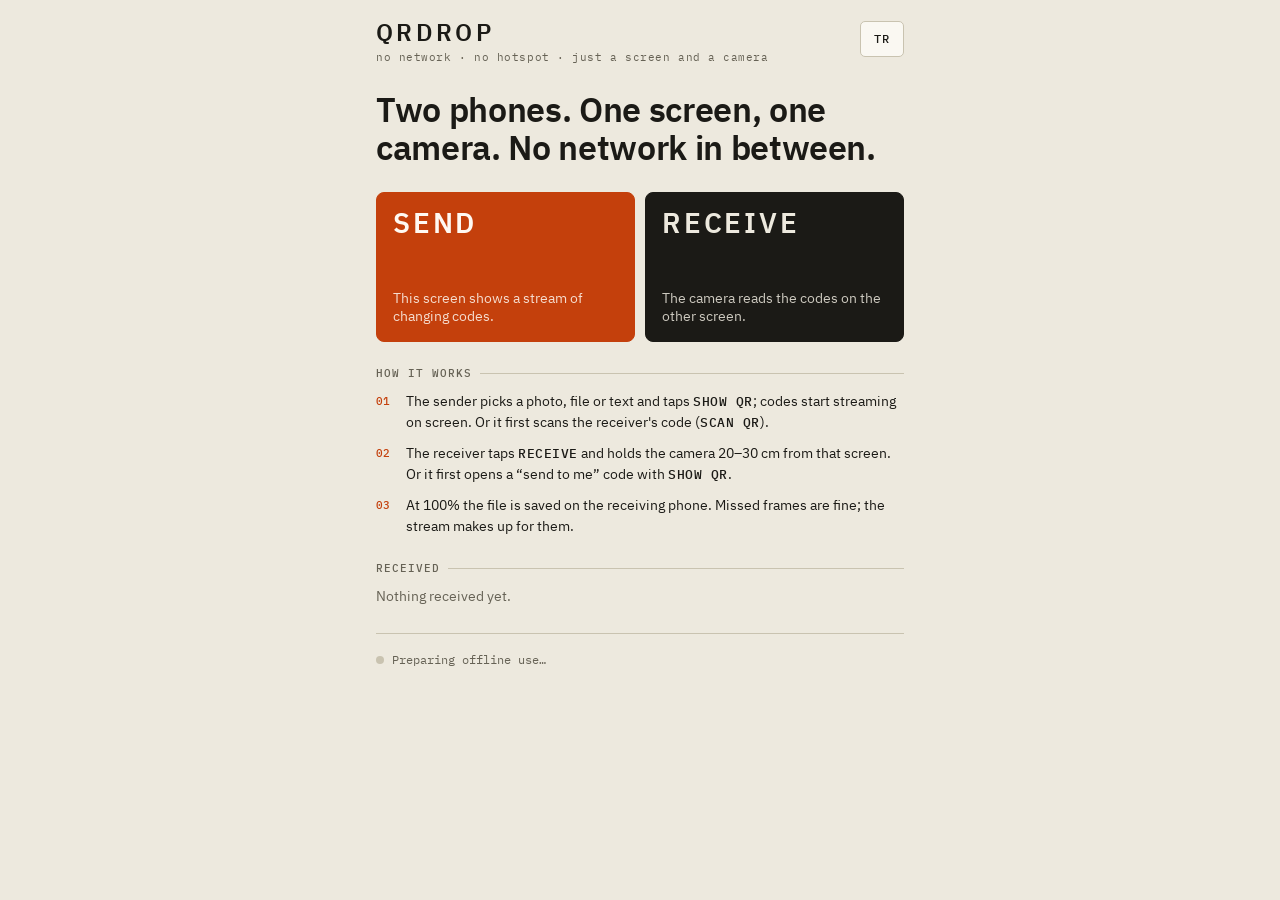
<file: index.html>
<!doctype html>
<html lang="tr">
<head>
<meta charset="utf-8">
<meta name="viewport" content="width=device-width, initial-scale=1, viewport-fit=cover">
<meta http-equiv="Content-Security-Policy" content="default-src 'self'; script-src 'self'; style-src 'self'; img-src 'self' blob: data:; media-src 'self' blob:; connect-src 'self' blob:; object-src 'none'; base-uri 'none'">
<title>QRDrop</title>
<meta name="description" content="File, photo and text transfer with no network, hotspot or Bluetooth — just a screen and a camera. / Ağ, hotspot ya da Bluetooth olmadan; yalnızca ekran ve kamerayla aktarım.">
<meta name="theme-color" content="#EDE9DE" media="(prefers-color-scheme: light)">
<meta name="theme-color" content="#131410" media="(prefers-color-scheme: dark)">
<meta name="mobile-web-app-capable" content="yes">
<meta name="apple-mobile-web-app-capable" content="yes">
<meta name="apple-mobile-web-app-title" content="QRDrop">
<link rel="manifest" href="manifest.webmanifest">
<link rel="icon" href="icons/icon.svg" type="image/svg+xml">
<link rel="apple-touch-icon" href="icons/apple-touch-icon.png">
<link rel="stylesheet" href="style.css">
</head>
<body>

<svg class="sprite" aria-hidden="true" focusable="false">
  <symbol id="i-back" viewBox="0 0 24 24"><path d="M15 5l-7 7 7 7"/></symbol>
  <symbol id="i-close" viewBox="0 0 24 24"><path d="M6 6l12 12M18 6L6 18"/></symbol>
  <symbol id="i-photo" viewBox="0 0 24 24"><rect x="3" y="5" width="18" height="14" rx="2"/><circle cx="9" cy="10" r="1.8"/><path d="M21 16l-5-5-8 8"/></symbol>
  <symbol id="i-file" viewBox="0 0 24 24"><path d="M14 3H7a2 2 0 0 0-2 2v14a2 2 0 0 0 2 2h10a2 2 0 0 0 2-2V8z"/><path d="M14 3v5h5"/></symbol>
  <symbol id="i-trash" viewBox="0 0 24 24"><path d="M4 7h16M10 11v6M14 11v6M6 7l1 13h10l1-13M9 7V4h6v3"/></symbol>
</svg>

<!-- ANA SAYFA / HOME -->
<main class="view page" id="v-home">
  <header class="top">
    <div class="mark"><span class="mark-name">QRDROP</span><span class="mark-sub" data-i18n="tagline"></span></div>
    <button class="lang" data-lang type="button" aria-label="Dil / Language"></button>
  </header>

  <h1 class="hero" data-i18n="hero"></h1>

  <div class="modes">
    <button class="mode" id="go-send" type="button">
      <span class="mode-t" data-i18n="send"></span>
      <span class="mode-d" data-i18n="sendDesc"></span>
    </button>
    <button class="mode mode-alt" id="go-recv" type="button">
      <span class="mode-t" data-i18n="recv"></span>
      <span class="mode-d" data-i18n="recvDesc"></span>
    </button>
  </div>

  <section class="block">
    <h2 class="label" data-i18n="how"></h2>
    <ol class="steps">
      <li data-i18n-html="step1"></li>
      <li data-i18n-html="step2"></li>
      <li data-i18n-html="step3"></li>
    </ol>
  </section>

  <section class="block">
    <h2 class="label" data-i18n="received"></h2>
    <ul class="items" id="items"></ul>
  </section>

  <footer class="foot-note">
    <p class="state" id="offline-state"><i class="led"></i><span data-i18n="offlinePrep"></span></p>
    <button class="btn btn-sm" id="install" type="button" data-i18n="install" hidden></button>
    <p class="note" id="ios-hint" data-i18n="iosHint" hidden></p>
  </footer>
</main>

<!-- GÖNDERME HAZIRLIĞI / SEND SETUP -->
<main class="view page" id="v-setup" hidden>
  <header class="top">
    <button class="icon-btn" data-home type="button" data-i18n-aria="back"><svg class="ic"><use href="#i-back"/></svg></button>
    <span class="top-title" data-i18n="send"></span>
    <button class="lang" data-lang type="button" aria-label="Dil / Language"></button>
  </header>

  <section class="block">
    <h2 class="label" data-i18n="what"></h2>
    <div class="pickers">
      <button class="pick" id="pick-photo-btn" type="button"><svg class="ic"><use href="#i-photo"/></svg><span data-i18n="photo"></span></button>
      <button class="pick" id="pick-file-btn" type="button"><svg class="ic"><use href="#i-file"/></svg><span data-i18n="file"></span></button>
    </div>
    <input type="file" id="pick-photo" accept="image/*" hidden>
    <input type="file" id="pick-file" hidden>
    <textarea id="send-text" rows="3" maxlength="20000" data-i18n-ph="textPh"></textarea>
  </section>

  <section class="chosen" id="chosen" hidden>
    <img class="chosen-img" id="chosen-img" alt="" hidden>
    <div class="chosen-row">
      <span class="ext" id="chosen-ext"></span>
      <div class="chosen-info"><div class="chosen-name" id="chosen-name"></div><div class="chosen-size" id="chosen-size"></div></div>
      <button class="icon-btn" id="chosen-clear" type="button" data-i18n-aria="clear"><svg class="ic"><use href="#i-close"/></svg></button>
    </div>
  </section>

  <section class="block" id="opt-shrink" hidden>
    <h2 class="label" data-i18n="photoSize"></h2>
    <div class="seg" data-pref="shrink">
      <button type="button" data-v="1"><span data-i18n="shrink"></span><small data-i18n="shrinkSub"></small></button>
      <button type="button" data-v="0"><span data-i18n="original"></span><small data-i18n="originalSub"></small></button>
    </div>
  </section>

  <section class="block">
    <h2 class="label" data-i18n="density"></h2>
    <div class="seg" data-pref="density">
      <button type="button" data-v="kolay"><span data-i18n="easy"></span><small data-i18n="easySub"></small></button>
      <button type="button" data-v="normal"><span data-i18n="normal"></span><small data-i18n="normalSub"></small></button>
      <button type="button" data-v="hizli"><span data-i18n="fast"></span><small data-i18n="fastSub"></small></button>
    </div>
  </section>

  <section class="block">
    <h2 class="label" data-i18n="speed"></h2>
    <div class="seg" data-pref="fps">
      <button type="button" data-v="5">5<small data-i18n="fps"></small></button>
      <button type="button" data-v="8">8<small data-i18n="fps"></small></button>
      <button type="button" data-v="12">12<small data-i18n="fps"></small></button>
    </div>
  </section>

  <div class="go">
    <p class="estimate" id="estimate"></p>
    <button class="btn btn-accent btn-wide btn-lg" id="start" type="button" data-i18n="start" disabled></button>
    <button class="btn btn-wide btn-lg" id="start-scan" type="button" data-i18n="startScan" disabled></button>
    <p class="note" data-i18n="startNote"></p>
  </div>
</main>

<!-- GÖNDERİLİYOR / SENDING -->
<section class="view stage stage-send" id="v-send" hidden>
  <header class="send-top">
    <span class="send-name" id="send-name"></span>
    <span class="send-count" id="send-count"></span>
  </header>
  <div class="qr-wrap"><canvas id="qr" width="21" height="21" aria-label="QR"></canvas></div>
  <div class="send-ctrl">
    <p class="send-hint" data-i18n-html="sendHint"></p>
    <div class="seg seg-sm" data-pref="density" data-live>
      <button type="button" data-v="kolay" data-i18n="easy"></button>
      <button type="button" data-v="normal" data-i18n="normal"></button>
      <button type="button" data-v="hizli" data-i18n="fast"></button>
    </div>
    <div class="seg seg-sm" data-pref="fps" data-live>
      <button type="button" data-v="5">5<span data-i18n="fpsShort"></span></button>
      <button type="button" data-v="8">8<span data-i18n="fpsShort"></span></button>
      <button type="button" data-v="12">12<span data-i18n="fpsShort"></span></button>
    </div>
    <div class="row">
      <button class="btn" id="pause" type="button" data-i18n="pause"></button>
      <button class="btn btn-ink" id="stop" type="button" data-i18n="stop"></button>
    </div>
    <button class="swap" id="swap-to-recv" type="button" data-i18n="swapToRecv"></button>
  </div>
</section>

<!-- ALINIYOR / RECEIVING -->
<section class="view stage stage-recv" id="v-recv" hidden>
  <video id="cam" playsinline muted></video>
  <i class="aim" aria-hidden="true"></i>
  <button class="icon-btn recv-x" data-home type="button" data-i18n-aria="cancel"><svg class="ic"><use href="#i-close"/></svg></button>
  <div class="recv-panel">
    <div class="recv-line"><span id="recv-pct">%0</span><span id="recv-detail"></span></div>
    <div class="bar"><i id="recv-bar"></i></div>
    <p class="recv-hint" id="recv-hint"></p>
    <div class="recv-btns">
      <button class="swap swap-dark swap-strong" id="show-req" type="button" data-i18n="showReq"></button>
      <button class="swap swap-dark" id="swap-to-send" type="button" data-i18n="swapToSend"></button>
    </div>
  </div>
  <div class="req" id="req" hidden>
    <span class="req-tag" data-i18n="reqTag"></span>
    <h2 class="req-title" data-i18n="reqTitle"></h2>
    <div class="req-qr"><canvas id="req-qr" width="21" height="21" aria-label="QR"></canvas></div>
    <p class="req-text" data-i18n="reqText"></p>
    <button class="btn btn-ink btn-wide btn-lg" id="req-done" type="button" data-i18n="reqDone"></button>
  </div>
</section>

<!-- TAMAMLANDI / DONE -->
<main class="view page" id="v-done" hidden>
  <header class="top">
    <button class="icon-btn" data-home type="button" data-i18n-aria="back"><svg class="ic"><use href="#i-back"/></svg></button>
    <span class="top-title" id="done-title"></span>
  </header>
  <div class="done-view" id="done-view"></div>
  <div class="chosen-row done-row">
    <span class="ext" id="done-ext"></span>
    <div class="chosen-info"><div class="chosen-name" id="done-name"></div><div class="chosen-size" id="done-size"></div></div>
  </div>
  <div class="done-actions" id="done-actions"></div>
  <button class="btn btn-accent btn-wide btn-lg" id="again" type="button" data-i18n="again"></button>
</main>

<div class="toasts" id="toasts" aria-live="polite"></div>

<script src="i18n.js"></script>
<script src="vendor/qrcode.js"></script>
<script src="vendor/jsQR.js"></script>
<script src="core.js"></script>
<script src="app.js"></script>
</body>
</html>
</file>
<file: style.css>
/* QR Aktar — Telsiz ile aynı aile: kâğıt zemin, mürekkep, tek sinyal rengi. */

@font-face { font-family: "Plex Sans"; font-weight: 400; font-display: swap; src: url(fonts/ibm-plex-sans-latin-400-normal.woff2) format("woff2"); unicode-range: U+0000-00FF, U+0131, U+0152-0153, U+02BB-02BC, U+02C6, U+02DA, U+02DC, U+2000-206F, U+2074, U+20AC, U+2122, U+2191, U+2193, U+2212, U+2215, U+FEFF, U+FFFD; }
@font-face { font-family: "Plex Sans"; font-weight: 400; font-display: swap; src: url(fonts/ibm-plex-sans-latin-ext-400-normal.woff2) format("woff2"); unicode-range: U+0100-02AF, U+1E00-1E9F, U+1EF2-1EFF, U+2020, U+20A0-20AB, U+20AD-20C0, U+2113, U+2C60-2C7F, U+A720-A7FF; }
@font-face { font-family: "Plex Sans"; font-weight: 500; font-display: swap; src: url(fonts/ibm-plex-sans-latin-500-normal.woff2) format("woff2"); unicode-range: U+0000-00FF, U+0131, U+0152-0153, U+02BB-02BC, U+02C6, U+02DA, U+02DC, U+2000-206F, U+2074, U+20AC, U+2122, U+2191, U+2193, U+2212, U+2215, U+FEFF, U+FFFD; }
@font-face { font-family: "Plex Sans"; font-weight: 500; font-display: swap; src: url(fonts/ibm-plex-sans-latin-ext-500-normal.woff2) format("woff2"); unicode-range: U+0100-02AF, U+1E00-1E9F, U+1EF2-1EFF, U+2020, U+20A0-20AB, U+20AD-20C0, U+2113, U+2C60-2C7F, U+A720-A7FF; }
@font-face { font-family: "Plex Sans"; font-weight: 600; font-display: swap; src: url(fonts/ibm-plex-sans-latin-600-normal.woff2) format("woff2"); unicode-range: U+0000-00FF, U+0131, U+0152-0153, U+02BB-02BC, U+02C6, U+02DA, U+02DC, U+2000-206F, U+2074, U+20AC, U+2122, U+2191, U+2193, U+2212, U+2215, U+FEFF, U+FFFD; }
@font-face { font-family: "Plex Sans"; font-weight: 600; font-display: swap; src: url(fonts/ibm-plex-sans-latin-ext-600-normal.woff2) format("woff2"); unicode-range: U+0100-02AF, U+1E00-1E9F, U+1EF2-1EFF, U+2020, U+20A0-20AB, U+20AD-20C0, U+2113, U+2C60-2C7F, U+A720-A7FF; }
@font-face { font-family: "Plex Mono"; font-weight: 400; font-display: swap; src: url(fonts/ibm-plex-mono-latin-400-normal.woff2) format("woff2"); unicode-range: U+0000-00FF, U+0131, U+0152-0153, U+02BB-02BC, U+02C6, U+02DA, U+02DC, U+2000-206F, U+2074, U+20AC, U+2122, U+2191, U+2193, U+2212, U+2215, U+FEFF, U+FFFD; }
@font-face { font-family: "Plex Mono"; font-weight: 400; font-display: swap; src: url(fonts/ibm-plex-mono-latin-ext-400-normal.woff2) format("woff2"); unicode-range: U+0100-02AF, U+1E00-1E9F, U+1EF2-1EFF, U+2020, U+20A0-20AB, U+20AD-20C0, U+2113, U+2C60-2C7F, U+A720-A7FF; }
@font-face { font-family: "Plex Mono"; font-weight: 500; font-display: swap; src: url(fonts/ibm-plex-mono-latin-500-normal.woff2) format("woff2"); unicode-range: U+0000-00FF, U+0131, U+0152-0153, U+02BB-02BC, U+02C6, U+02DA, U+02DC, U+2000-206F, U+2074, U+20AC, U+2122, U+2191, U+2193, U+2212, U+2215, U+FEFF, U+FFFD; }
@font-face { font-family: "Plex Mono"; font-weight: 500; font-display: swap; src: url(fonts/ibm-plex-mono-latin-ext-500-normal.woff2) format("woff2"); unicode-range: U+0100-02AF, U+1E00-1E9F, U+1EF2-1EFF, U+2020, U+20A0-20AB, U+20AD-20C0, U+2113, U+2C60-2C7F, U+A720-A7FF; }

:root {
  --bg: #EDE9DE;
  --panel: #E3DECF;
  --surface: #FAF8F2;
  --ink: #1B1A16;
  --muted: #666255;
  --line: #C9C3B0;
  --line-soft: #D9D4C4;
  --accent: #C4400C;
  --accent-ink: #FFF9F3;
  --ok: #2B7A4B;
  --bad: #B3261E;
  --sans: "Plex Sans", system-ui, -apple-system, "Segoe UI", Roboto, sans-serif;
  --mono: "Plex Mono", ui-monospace, "Cascadia Mono", Consolas, monospace;
  --r: 5px;
  color-scheme: light dark;
}
@media (prefers-color-scheme: dark) {
  :root {
    --bg: #131410;
    --panel: #191B16;
    --surface: #21231D;
    --ink: #ECE8DC;
    --muted: #9B9783;
    --line: #363930;
    --line-soft: #2A2D25;
    --accent: #FF7A3D;
    --accent-ink: #1C0E06;
    --ok: #62BF87;
    --bad: #F2796F;
  }
}

* { box-sizing: border-box; }
[hidden] { display: none !important; }
html { background: var(--bg); }
body {
  margin: 0; min-height: 100vh; min-height: 100dvh;
  background: var(--bg); color: var(--ink);
  font: 16px/1.45 var(--sans);
  -webkit-text-size-adjust: 100%; -webkit-tap-highlight-color: transparent;
}
button, input, textarea { font: inherit; color: inherit; }
button { cursor: pointer; }
h1, h2, p { margin: 0; }
:focus-visible { outline: 2px solid var(--accent); outline-offset: 2px; }
.sprite { position: absolute; width: 0; height: 0; }
.ic { width: 22px; height: 22px; fill: none; stroke: currentColor; stroke-width: 1.8; stroke-linecap: round; stroke-linejoin: round; flex: none; }

/* ---------- ortak ---------- */
.label {
  display: flex; align-items: center; gap: 8px; margin: 0 0 12px;
  font: 500 11px/1 var(--mono); letter-spacing: .09em; text-transform: uppercase; color: var(--muted);
}
.label::after { content: ""; flex: 1; height: 1px; background: var(--line); }
.note { font-size: 13px; line-height: 1.5; color: var(--muted); }

.btn {
  display: inline-flex; align-items: center; justify-content: center; gap: 8px;
  min-height: 46px; padding: 0 18px;
  border: 1px solid var(--ink); border-radius: var(--r);
  background: transparent; color: var(--ink);
  font: 500 13px/1 var(--mono); letter-spacing: .07em; text-decoration: none; white-space: nowrap;
  transition: background .15s, color .15s, transform .08s;
}
.btn:hover { background: var(--ink); color: var(--bg); }
.btn:active { transform: translateY(1px); }
.btn:disabled { opacity: .4; pointer-events: none; }
.btn-accent { background: var(--accent); border-color: var(--accent); color: var(--accent-ink); }
.btn-accent:hover { background: var(--ink); border-color: var(--ink); color: var(--bg); }
.btn-wide { width: 100%; white-space: normal; text-align: center; line-height: 1.3; padding-block: 10px; }
.btn-lg { min-height: 56px; font-size: 15px; letter-spacing: .08em; }
.btn-sm { min-height: 38px; padding: 0 12px; font-size: 12px; }

.icon-btn {
  display: inline-grid; place-items: center; width: 44px; height: 44px; flex: none;
  border: 1px solid transparent; border-radius: var(--r); background: transparent; color: var(--ink);
}
.icon-btn:hover { border-color: var(--line); background: var(--surface); }

.led { display: inline-block; width: 8px; height: 8px; border-radius: 50%; flex: none; background: var(--line); }
.on > .led { background: var(--ok); }

/* ---------- sayfa düzeni ---------- */
.page {
  width: min(100%, 560px); margin: 0 auto;
  padding: calc(14px + env(safe-area-inset-top)) 16px calc(28px + env(safe-area-inset-bottom));
  display: grid; gap: 26px; align-content: start;
}
.top { display: flex; align-items: center; gap: 10px; min-height: 48px; }
.top .icon-btn { margin-left: -10px; }
.mark { display: grid; gap: 6px; padding-top: 6px; }
.mark-name { font: 600 24px/1 var(--sans); letter-spacing: .14em; }
.mark-sub { font: 400 11px/1.3 var(--mono); letter-spacing: .05em; color: var(--muted); }
.top-title { font: 500 13px/1 var(--mono); letter-spacing: .12em; }

.hero { font: 600 clamp(26px, 7vw, 34px)/1.12 var(--sans); letter-spacing: -.01em; text-wrap: balance; }

.modes { display: grid; grid-template-columns: 1fr 1fr; gap: 10px; }
.mode {
  display: grid; gap: 10px; align-content: space-between; min-height: 150px; padding: 16px; text-align: left;
  border: 1px solid var(--accent); border-radius: 8px; background: var(--accent); color: var(--accent-ink);
  transition: transform .1s, background .15s, color .15s, border-color .15s;
}
.mode-alt { background: var(--ink); border-color: var(--ink); color: var(--bg); }
.mode:hover { background: var(--surface); color: var(--ink); border-color: var(--ink); }
.mode:active { transform: scale(.98); }
.mode-t { font: 600 28px/1 var(--sans); letter-spacing: .1em; }
.mode-d { font-size: 13.5px; line-height: 1.35; opacity: .85; }

.block { display: grid; }
.steps { margin: 0; padding: 0; list-style: none; counter-reset: s; display: grid; gap: 10px; font-size: 14px; line-height: 1.5; }
.steps li { counter-increment: s; position: relative; padding-left: 30px; }
.steps li::before { content: counter(s, decimal-leading-zero); position: absolute; left: 0; top: 0; font: 500 11px/1.9 var(--mono); color: var(--accent); }
.steps b { font: 500 12.5px var(--mono); letter-spacing: .04em; }

.items { list-style: none; margin: 0; padding: 0; display: grid; gap: 6px; }
.items:empty::before { content: var(--empty-items, ""); font-size: 14px; color: var(--muted); }
.lang {
  margin-left: auto; min-width: 44px; min-height: 36px; padding: 0 10px; align-self: center;
  border: 1px solid var(--line); border-radius: var(--r); background: var(--surface);
  font: 500 12px/1 var(--mono); letter-spacing: .1em;
}
.lang:hover { border-color: var(--ink); }
.item {
  display: flex; align-items: center; gap: 12px; padding: 8px 6px 8px 8px;
  background: var(--surface); border: 1px solid var(--line-soft); border-radius: var(--r);
}
.item-open { flex: 1; min-width: 0; display: flex; align-items: center; gap: 12px; padding: 0; border: 0; background: none; text-align: left; }
.item-thumb { width: 46px; height: 46px; flex: none; object-fit: cover; border-radius: 3px; background: var(--line-soft); }
.item .icon-btn { width: 38px; height: 38px; color: var(--muted); }
.item .icon-btn .ic { width: 18px; height: 18px; }

.ext {
  display: grid; place-items: center; flex: none; width: 46px; height: 46px; border-radius: 3px;
  background: var(--accent); color: var(--accent-ink); font: 500 11px/1 var(--mono); letter-spacing: .05em;
}
.chosen-info { min-width: 0; flex: 1; }
.chosen-name { font-weight: 500; overflow: hidden; text-overflow: ellipsis; white-space: nowrap; }
.chosen-size { font: 400 12px/1.5 var(--mono); color: var(--muted); }

.foot-note { display: grid; gap: 10px; justify-items: start; padding-top: 6px; border-top: 1px solid var(--line); }
.state { display: flex; align-items: center; gap: 8px; padding-top: 12px; font: 400 12px/1.3 var(--mono); color: var(--muted); }

/* ---------- gönderme hazırlığı ---------- */
.pickers { display: grid; grid-template-columns: 1fr 1fr; gap: 10px; margin-bottom: 10px; }
.pick {
  display: flex; align-items: center; justify-content: center; gap: 10px; min-height: 64px;
  border: 1px solid var(--ink); border-radius: var(--r); background: var(--surface);
  font: 500 13px/1 var(--mono); letter-spacing: .08em;
}
.pick:hover { background: var(--ink); color: var(--bg); }
#send-text {
  width: 100%; padding: 12px 13px; resize: vertical; min-height: 84px;
  border: 1px solid var(--line); border-radius: var(--r); background: var(--surface); line-height: 1.45;
}
#send-text:focus { outline: none; border-color: var(--ink); }

.chosen { display: grid; gap: 10px; padding: 10px; border: 1px solid var(--ink); border-radius: 8px; background: var(--surface); }
.chosen-img { width: 100%; max-height: 260px; object-fit: contain; border-radius: 4px; background: var(--line-soft); }
.chosen-row { display: flex; align-items: center; gap: 12px; min-width: 0; }

.seg { display: grid; grid-auto-flow: column; grid-auto-columns: 1fr; border: 1px solid var(--ink); border-radius: var(--r); overflow: hidden; }
.seg button {
  display: grid; gap: 4px; justify-items: center; padding: 11px 6px; border: 0; border-left: 1px solid var(--ink);
  background: transparent; font: 500 13px/1 var(--mono); letter-spacing: .07em;
}
.seg button:first-child { border-left: 0; }
.seg button small { font: 400 10.5px/1 var(--mono); letter-spacing: .03em; color: var(--muted); }
.seg button[aria-pressed="true"] { background: var(--ink); color: var(--bg); }
.seg button[aria-pressed="true"] small { color: inherit; opacity: .7; }

.go { display: grid; gap: 12px; padding-top: 4px; }
.estimate { font: 500 13px/1.45 var(--mono); letter-spacing: .02em; color: var(--muted); }
.estimate b { color: var(--ink); font-weight: 500; }
.estimate .warn { color: var(--accent); }

/* ---------- sahneler (tam ekran) ---------- */
.stage { position: fixed; inset: 0; z-index: 10; }

/* gönderen: her temada beyaz zemin, en yüksek karşıtlık */
.stage-send {
  display: grid; grid-template-rows: auto minmax(0, 1fr) auto;
  background: #fff; color: #111;
  padding: calc(8px + env(safe-area-inset-top)) 12px calc(10px + env(safe-area-inset-bottom));
}
.send-top { display: flex; justify-content: space-between; gap: 12px; padding: 4px 4px 8px; font: 500 12px/1.3 var(--mono); letter-spacing: .04em; }
.send-name { min-width: 0; overflow: hidden; text-overflow: ellipsis; white-space: nowrap; }
.send-count { flex: none; color: #555; }
.qr-wrap { display: grid; place-items: center; min-height: 0; }
#qr {
  width: min(100%, 58vh, 720px);
  width: min(100%, 100cqh, 720px); aspect-ratio: 1; height: auto; max-height: 100%;
  image-rendering: pixelated; image-rendering: crisp-edges;
}
.qr-wrap { container-type: size; }
.send-ctrl { display: grid; gap: 8px; width: min(100%, 520px); margin: 0 auto; }
.send-hint { font-size: 13.5px; line-height: 1.4; text-align: center; color: #333; }
.send-hint b { font: 500 12.5px var(--mono); }
.stage-send .seg, .stage-send .seg button { border-color: #111; }
.stage-send .seg button { color: #111; padding: 9px 4px; font-size: 12px; }
.stage-send .seg button[aria-pressed="true"] { background: #111; color: #fff; }
.stage-send .row { display: grid; grid-template-columns: 1fr 1fr; gap: 8px; }
.stage-send .btn { border-color: #111; color: #111; }
.stage-send .btn-ink, .stage-send .btn:hover { background: #111; color: #fff; }

.swap {
  min-height: 42px; padding: 0 12px; border: 1px dashed #111; border-radius: var(--r); background: transparent; color: #111;
  font: 500 12px/1 var(--mono); letter-spacing: .07em;
}
.swap:hover { border-style: solid; background: #111; color: #fff; }
.swap-dark { border-color: rgba(255, 255, 255, .6); color: #fff; }
.swap-dark:hover { background: #fff; color: #111; }

.swap-strong { border-style: solid; background: #fff; color: #111; }
.recv-btns { display: grid; gap: 8px; }
.stage-recv.mode-req .recv-line, .stage-recv.mode-req .bar, .stage-recv.mode-req .recv-btns { display: none; }

/* "bana gönder" kodu: beyaz zemin, en yüksek karşıtlık */
.req {
  position: absolute; inset: 0; z-index: 2; overflow-y: auto;
  display: grid; align-content: center; justify-items: center; gap: 14px; text-align: center;
  padding: calc(18px + env(safe-area-inset-top)) 18px calc(18px + env(safe-area-inset-bottom));
  background: #fff; color: #111;
}
.req-tag { font: 500 11px/1 var(--mono); letter-spacing: .12em; color: #C4400C; }
.req-title { font: 600 26px/1.15 var(--sans); max-width: 18ch; text-wrap: balance; }
.req-qr { width: min(86vw, 52vh, 420px); aspect-ratio: 1; }
#req-qr { width: 100%; height: 100%; image-rendering: pixelated; image-rendering: crisp-edges; }
.req-text { max-width: 36ch; font-size: 14.5px; line-height: 1.45; color: #333; }
.req .btn { max-width: 420px; background: #111; border-color: #111; color: #fff; }
.req .btn:hover { background: #C4400C; border-color: #C4400C; }

/* alan: kamera */
.stage-recv { background: #000; color: #fff; overflow: hidden; }
#cam { position: absolute; inset: 0; width: 100%; height: 100%; object-fit: cover; }
.aim {
  position: absolute; left: 50%; top: 42%; width: min(78vw, 62vh); aspect-ratio: 1; transform: translate(-50%, -50%);
  pointer-events: none;
  background:
    linear-gradient(#FF7A3D 0 0) top left / 30px 3px, linear-gradient(#FF7A3D 0 0) top left / 3px 30px,
    linear-gradient(#FF7A3D 0 0) top right / 30px 3px, linear-gradient(#FF7A3D 0 0) top right / 3px 30px,
    linear-gradient(#FF7A3D 0 0) bottom left / 30px 3px, linear-gradient(#FF7A3D 0 0) bottom left / 3px 30px,
    linear-gradient(#FF7A3D 0 0) bottom right / 30px 3px, linear-gradient(#FF7A3D 0 0) bottom right / 3px 30px;
  background-repeat: no-repeat;
}
.stage-recv.hit .aim { filter: drop-shadow(0 0 6px #FF7A3D); }
.recv-x { position: absolute; top: calc(10px + env(safe-area-inset-top)); right: 10px; color: #fff; background: rgba(0, 0, 0, .45); }
.recv-x:hover { background: rgba(0, 0, 0, .7); border-color: transparent; }
.recv-panel {
  position: absolute; left: 0; right: 0; bottom: 0; display: grid; gap: 10px;
  padding: 18px 18px calc(18px + env(safe-area-inset-bottom));
  background: linear-gradient(transparent, rgba(0, 0, 0, .82) 28%);
}
.recv-line { display: flex; align-items: baseline; justify-content: space-between; gap: 12px; font: 500 12px/1.3 var(--mono); letter-spacing: .03em; color: #ddd; }
#recv-pct { font: 600 34px/1 var(--sans); color: #fff; letter-spacing: 0; }
#recv-detail { text-align: right; }
.bar { height: 6px; border-radius: 3px; background: rgba(255, 255, 255, .2); overflow: hidden; }
.bar i { display: block; height: 100%; background: #FF7A3D; transform: scaleX(0); transform-origin: left; transition: transform .15s linear; }
.recv-hint { font-size: 14px; line-height: 1.4; color: #eee; }
.recv-hint.warn { color: #FFB38A; }

/* ---------- tamamlandı ---------- */
.done-view:empty { display: none; }
.done-view img { display: block; width: 100%; max-height: 60vh; object-fit: contain; border-radius: 6px; background: var(--line-soft); }
.done-view pre {
  margin: 0; padding: 14px; max-height: 50vh; overflow: auto; white-space: pre-wrap; overflow-wrap: anywhere;
  border: 1px solid var(--line); border-radius: 6px; background: var(--surface); font: 400 15px/1.5 var(--sans);
}
.done-actions { display: grid; grid-auto-flow: column; grid-auto-columns: 1fr; gap: 8px; }
.done-actions:empty { display: none; }

.toasts { position: fixed; left: 0; right: 0; bottom: calc(24px + env(safe-area-inset-bottom)); z-index: 60; display: grid; gap: 8px; justify-items: center; pointer-events: none; padding: 0 16px; }
.toast { max-width: 100%; padding: 11px 15px; border-radius: var(--r); background: var(--ink); color: var(--bg); font-size: 14px; line-height: 1.35; animation: rise .18s ease-out both; }
.stage-send ~ .toasts .toast, .toast.light { background: #111; color: #fff; }
.stage-recv:not([hidden]) ~ .toasts { top: calc(64px + env(safe-area-inset-top)); bottom: auto; }
@keyframes rise { from { opacity: 0; transform: translateY(6px); } }

@media (prefers-reduced-motion: reduce) {
  *, *::before, *::after { animation-duration: .01ms !important; transition-duration: .01ms !important; }
}
</file>
